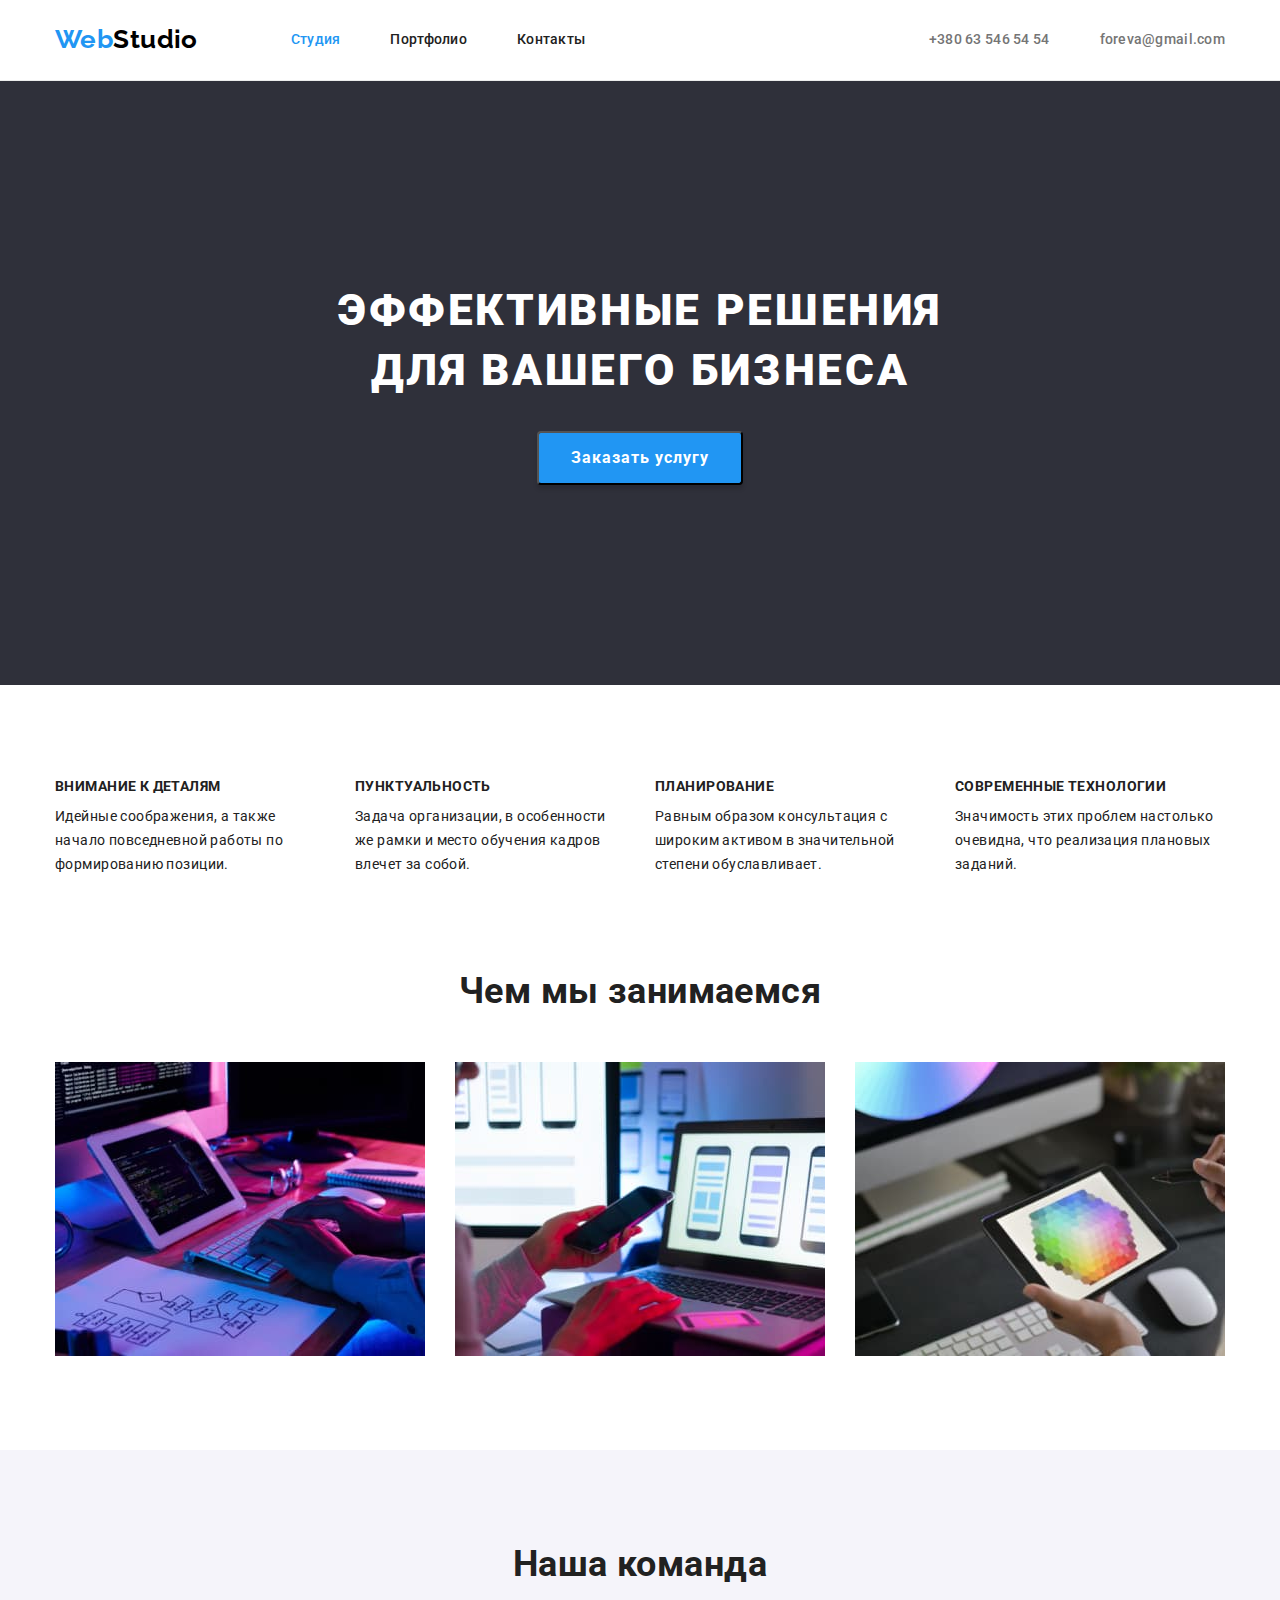
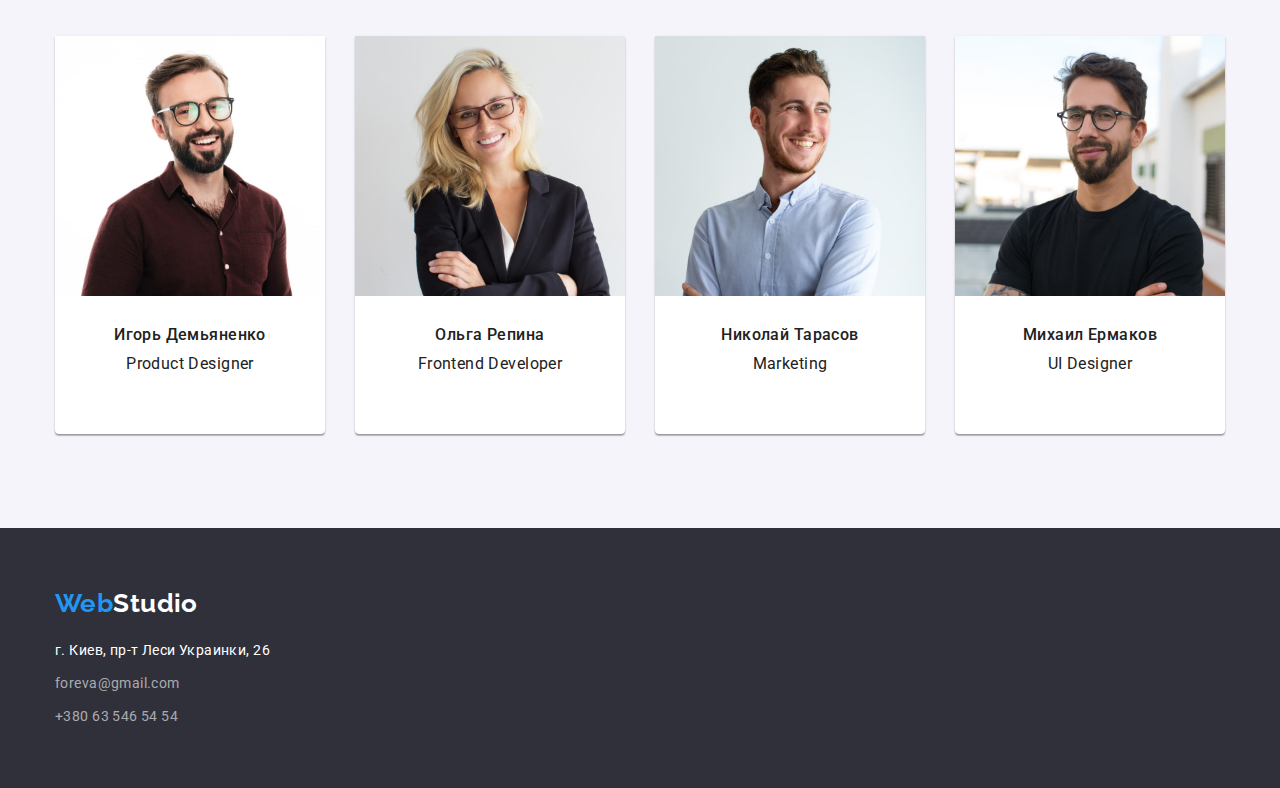
<file: index.html>
<!DOCTYPE html>
<html lang="ru">

<head>
    <meta charset="UTF-8">
    <meta http-equiv="X-UA-Compatible" content="IE=edge">
    <meta name="viewport" content="width=device-width, initial-scale=1.0">
    <title>WebStudio</title>
    <link rel="icon" href="./images/icon.png">
    <link rel="stylesheet" href="https://cdnjs.cloudflare.com/ajax/libs/modern-normalize/1.0.0/modern-normalize.min.css">
    <link rel="preconnect" href="https://fonts.gstatic.com">
    <link href="https://fonts.googleapis.com/css2?family=Raleway:wght@700&family=Roboto:wght@400;500;700;900&display=swap" rel="stylesheet">
    <link rel="stylesheet" href="css/style.css">
</head>

<body>

    <!--header -->
    <header>
        <div class="container header">
            <nav class="header-nav">
                <a href="./index.html" class="logo">
                    <span class="logo-text-one">Web</span><span class="logo-text-two">Studio</span>
                </a>
                <ul class="nav-items">
                    <li class="nav-item"><a href="./index.html" class="link current">Cтудия</a></li>
                    <li class="nav-item"><a href="./portfolio.html" class="link">Портфолио</a></li>
                    <li class="nav-item"><a href="" class="link">Контакты</a></li>
                </ul>
            </nav>
            <ul class="auth-nav">
                <li class="auth-item"><a href="tel:+380635465454" class="contact">+380 63 546 54 54</a></li>
                <li class="auth-item"><a href="mailto:foreva@gmail.com" class="contact">foreva@gmail.com</a></li>
            </ul>
        </div>
    </header>

    <main>
        <!-- section main -->
        <section class="hero">
                <h1 class="hero-title">Эффективные решения для вашего бизнеса</h1>
                <button type="button" class="hero-button">Заказать услугу</button>
        </section>

        <!-- section about -->
        <section class="about">
            <div class="container">
                <ul class="about-items">
                    <li class="about-item">
                        <h3 class="about-title">Внимание к деталям</h3>
                        <p class="about-definition">Идейные соображения, а также начало повседневной работы по
                            формированию
                            позиции.</p>
                    </li>

                    <li class="about-item">
                        <h3 class="about-title">Пунктуальность</h3>
                        <p class="about-definition">Задача организации, в особенности же рамки и место обучения кадров
                            влечет за
                            собой.</p>
                    </li>

                    <li class="about-item">
                        <h3 class="about-title">Планирование</h3>
                        <p class="about-definition">Равным образом консультация с широким активом в значительной степени
                            обуславливает.</p>
                    </li>

                    <li class="about-item">
                        <h3 class="about-title">Современные технологии</h3>
                        <p class="about-definition">Значимость этих проблем настолько очевидна, что реализация плановых
                            заданий.
                        </p>
                    </li>
                </ul>
            </div>
        </section>

        <!-- section work -->
        <section class="work">
            <div class="container">
                <h2 class="work-title">Чем мы занимаемся</h2>
                <ul class="work-items">
                    <li class="work-item"><img src="./images/work-1.jpg" width="370" alt="photo computer"></li>
                    <li class="work-item"><img src="./images/work-2.jpg" width="370" alt="photo computer"></li>
                    <li class="work-item"><img src="./images/work-3.jpg" width="370" alt="photo computer"></li>
                </ul>
            </div>
        </section>

        <!-- section team -->
        <section class="team">
            <div class="container">
                <h2 class="team-title">Наша команда</h2>
                <ul class="team-items">
                    <li class="team-item">
                        <img class="team-photo" src="./images/photomen-1.jpg" width="270" alt="фото мужчина">
                        <div class="team-subtext">
                            <h3 class="team-collaborator">Игорь Демьяненко</h3>
                            <p class="team-profession">Product Designer</p>
                        </div>

                    </li>
                    <li class="team-item">
                        <img class="team-photo" src="./images/photowomen.jpg" width="270" alt="фото женщина">
                        <div class="team-subtext">
                            <h3 class="team-collaborator">Ольга Репина</h3>
                            <p class="team-profession">Frontend Developer</p>
                        </div>
                    </li>

                    <li class="team-item">
                        <img class="team-photo" src="./images/photomen-2.jpg" width="270" alt="фото мужчина">
                        <div class="team-subtext">
                            <h3 class="team-collaborator">Николай Тарасов</h3>
                            <p class="team-profession">Marketing</p>
                        </div>

                    </li>

                    <li class="team-item">
                        <img class="team-photo" src="./images/photoman-3.jpg" width="270" alt="фото мужчина">
                        <div class="team-subtext">
                            <h3 class="team-collaborator">Михаил Ермаков</h3>
                            <p class="team-profession">UI Designer</p>
                        </div>

                    </li>
                </ul>
            </div>
        </section>
    </main>
    <!-- footer -->
    <footer class="footer">
        <div class="container">
            <a href="./index.html" class="footer-logo">
                <span class="logo-text-one">Web</span><span class="logo-text-two">Studio</span>
            </a>
            <address>
                <ul class="address-items">
                    <li class="address-item">
                        <a href="https://goo.gl/maps/HRB16LiTaG1xVT858" rel="noopener noreferrer nofollow"
                            target="_blank" class="map">
                            г. Киев, пр-т Леси Украинки, 26
                        </a>
                    </li>
                    <li class="address-item">
                        <a href="mailto:foreva@gmail.com" class="contact">foreva@gmail.com
                        </a>
                    </li>
                    <li class="address-item">
                        <a href="tel:+380635465454" class="contact">+380 63 546 54 54</a>
                    </li>
                </ul>
            </address>
        </div>
    </footer>

</body>

</html>
</file>
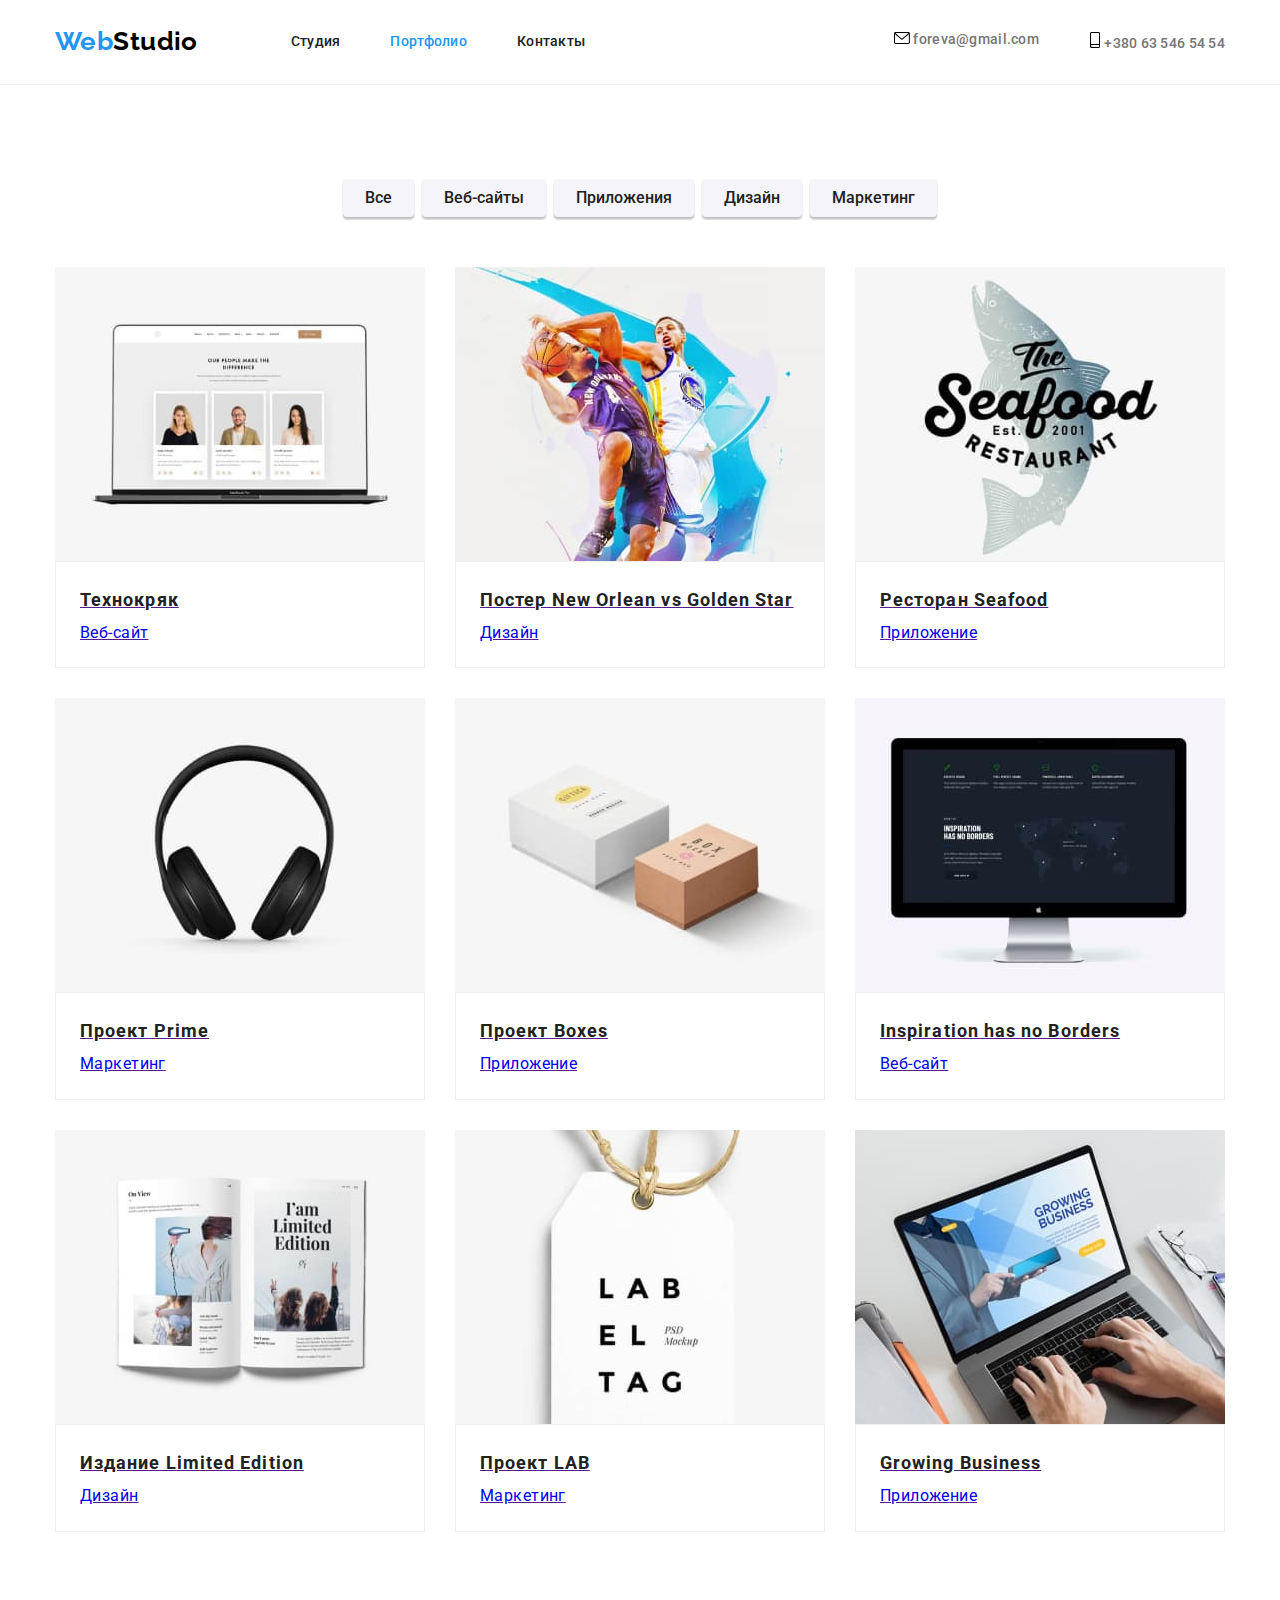
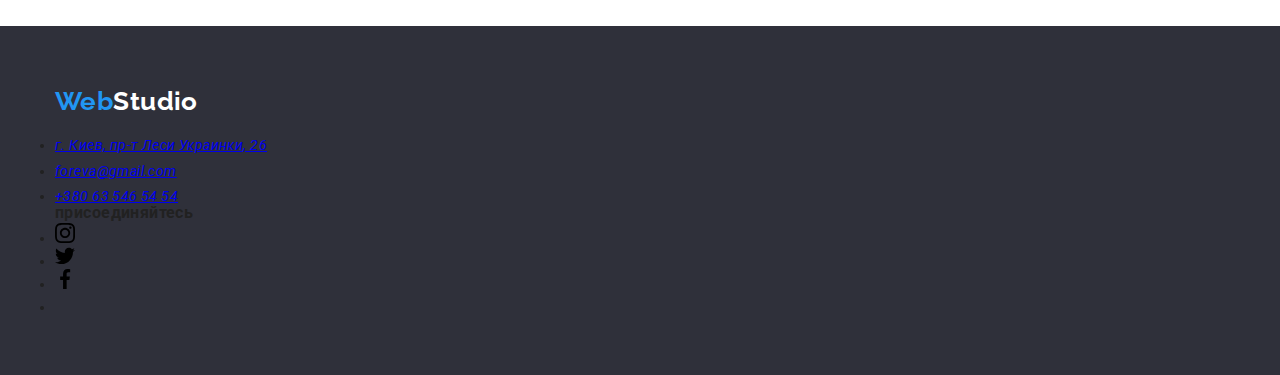
<file: portfolio.html>
<!DOCTYPE html>
<html lang="ru">

<head>
    <meta charset="UTF-8">
    <meta http-equiv="X-UA-Compatible" content="IE=edge">
    <meta name="viewport" content="width=device-width, initial-scale=1.0">
    <title>Portfolio</title>
    <link rel="stylesheet"
        href="https://cdnjs.cloudflare.com/ajax/libs/modern-normalize/1.0.0/modern-normalize.min.css">
    <link rel="icon" href="./images/icon.png">
    <link rel="preconnect" href="https://fonts.gstatic.com">
    <link
        href="https://fonts.googleapis.com/css2?family=Raleway:wght@700&family=Roboto:wght@400;500;700;900&display=swap"
        rel="stylesheet">
    <link rel="stylesheet" href="./css/style.css">
</head>

<body>

    <!--header -->
    <header>
        <div class="container header">
            <nav class="header-nav">
                <a href="./index.html" class="logo">
                    <span class="logo-text-one">Web</span><span class="logo-text-two">Studio</span>
                </a>
                <ul class="nav-items">
                    <li class="nav-item"><a href="./index.html" class="link">Cтудия</a></li>
                    <li class="nav-item"><a href="./portfolio.html" class="link current">Портфолио</a></li>
                    <li class="nav-item"><a href="" class="link">Контакты</a></li>
                </ul>
            </nav>
            <ul class="auth-nav">
                <li class="auth-item">
                    <a href="mailto:foreva@gmail.com" class="contact">
                        <div class="auth-icon">
                            <svg class="auth-item-icon" width="16px" height="12px">
                                <use href="./images/symbol-defs.svg#envelope"></use>
                            </svg>
                            foreva@gmail.com
                        </div>
                    </a>
                </li>
                <li class="auth-item">
                    <a href="tel:+380635465454" class="contact">
                        <div class="auth-icon">
                            <svg class="auth-item-icon" width="12px" height="16px">
                                <use href="./images/symbol-defs.svg#smartphone"></use>
                            </svg>
                            +380 63 546 54 54
                        </div>
                    </a>
                </li>
            </ul>
        </div>
    </header>
    <main>
        <section class="section portfolio">
            <div class="container">
                <h1 class="visually-hidden">Portfolio</h1>
                <!-- portfolio filter -->
                <ul class="filter-list">
                    <li class="filter-item">
                        <button type="button" class="filter-button">Все</button>
                    </li>
                    <li class="filter-item">
                        <button type="button" class="filter-button">Веб-сайты</button>
                    </li>
                    <li class="filter-item">
                        <button type="button" class="filter-button">Приложения</button>
                    </li>
                    <li class="filter-item">
                        <button type="button" class="filter-button">Дизайн</button>
                    </li>
                    <li class="filter-item">
                        <button type="button" class="filter-button">Маркетинг</button>
                    </li>
                </ul>
                <!-- Projects -->
                <ul class="projects-list">
                    <li class="projects-item">
                        <a href="">
                            <img src="./images/portfolio/img.jpg" width="370" alt="фото проекта">
                            <div class="aside">
                                <h2 class="project-title section-title">Технокряк</h2>
                                <p class="project-text section-text">Веб-сайт</p>
                            </div>
                        </a>
                    </li>
                    <li class="projects-item">
                        <a href="">
                            <img src="./images/portfolio/img-1.jpg" width="370" alt="фото проекта">
                            <div class="aside">
                                <h2 class="project-title section-title">Постер New Orlean vs Golden Star</h2>
                                <p class="project-text section-text">Дизайн</p>
                            </div>
                        </a>
                    </li>
                    <li class="projects-item">
                        <a href="">
                            <img src="./images/portfolio/img-2.jpg" width="370" alt="фото проекта">
                            <div class="aside">
                                <h2 class="project-title section-title">Ресторан Seafood</h2>
                                <p class="project-text section-text">Приложение</p>
                            </div>
                        </a>
                    </li>
                    <li class="projects-item">
                        <a href="">
                            <img src="./images/portfolio/img-3.jpg" width="370" alt="фото проекта">
                            <div class="aside">
                                <h2 class="project-title section-title">Проект Prime</h2>
                                <p class="project-text section-text">Маркетинг</p>
                            </div>
                        </a>
                    </li>
                    <li class="projects-item">
                        <a href="">
                            <img src="./images/portfolio/img-4.jpg" width="370" alt="фото проекта">
                            <div class="aside">
                                <h2 class="project-title section-title">Проект Boxes</h2>
                                <p class="project-text section-text">Приложение</p>
                            </div>
                        </a>
                    </li>
                    <li class="projects-item">
                        <a href="">
                            <img src="./images/portfolio/img-5.jpg" width="370" alt="фото проекта">
                            <div class="aside">
                                <h2 class="project-title section-title">Inspiration has no Borders</h2>
                                <p class="project-text section-text">Веб-сайт</p>
                            </div>
                        </a>
                    </li>
                    <li class="projects-item">
                        <a href="">
                            <img src="./images/portfolio/img-6.jpg" width="370" alt="фото проекта">
                            <div class="aside">
                                <h2 class="project-title section-title">Издание Limited Edition</h2>
                                <p class="project-text section-text">Дизайн</p>
                            </div>
                        </a>
                    </li>
                    <li class="projects-item">
                        <a href="">
                            <img src="./images/portfolio/img-7.jpg" width="370" alt="фото проекта">
                        
                            <div class="aside">
                                <h2 class="project-title section-title">Проект LAB</h2>
                                <p class="project-text section-text">Маркетинг</p>
                            </div></a>
                    </li>
                    <li class="projects-item">
                        <a href="">
                            <img src="./images/portfolio/img-8.jpg" width="370" alt="фото проекта">
                            <div class="aside">
                                <h2 class="project-title section-title">Growing Business</h2>
                                <p class="project-text section-text">Приложение</p>
                            </div>
                        </a>
                    </li>
                </ul>
            </div>

        </section>
    </main>

    <!-- footer -->
    <footer class="footer">
        <div class="container">
            <div class="footer-box">
                <div class="footer-box-info">
                    <a href="./index.html" class="footer-logo">
                        <span class="logo-text-one">Web</span><span class="logo-text-two">Studio</span>
                    </a>
                    <div class="footer-address">
                        <address>
                            <ul class="address-list">
                                <li class="address-item">
                                    <a href="https://goo.gl/maps/HRB16LiTaG1xVT858" rel="noopener noreferrer nofollow"
                                        target="_blank" class="map">
                                        г. Киев, пр-т Леси Украинки, 26
                                    </a>
                                </li>
                                <li class="address-item">
                                    <a href="mailto:foreva@gmail.com" class="contact">foreva@gmail.com
                                    </a>
                                </li>
                                <li class="address-item">
                                    <a href="tel:+380635465454" class="contact">+380 63 546 54 54</a>
                                </li>
                            </ul>
                        </address>
                    </div>
                </div>
                <div class="fotter-box-social">
                    <h3 class="footer-title section-title">присоединяйтесь</h3>
                    <ul class="footer-social-list">
                        <li class="footer-social-item">
                            <a href="https://www.instagram.com/" rel="noopener noreferrer nofollow"
                            target="_blank"  class="footer-link-icon">
                                <svg width="20" height="20">
                                    <use href="./images/symbol-defs.svg#instagram-icon"></use>
                                </svg>
                            </a>
                        </li>
                        <li class="footer-social-item">
                            <a href="https://twitter.com/" rel="noopener noreferrer nofollow"
                            target="_blank" class="footer-link-icon">
                                <svg width="20" height="20">
                                    <use href="./images/symbol-defs.svg#twitter-icon"></use>
                                </svg>
                            </a>
                        </li>
                        <li class="footer-social-item">
                            <a href="https://www.facebook.com/" rel="noopener noreferrer nofollow"
                            target="_blank" class="footer-link-icon">
                                <svg width="20" height="20">
                                    <use href="./images/symbol-defs.svg#facebook-icon"></use>
                                </svg>
                            </a>
                        </li>
                        <li class="footer-social-item">
                            <a href="https://ua.linkedin.com/" rel="noopener noreferrer nofollow"
                            target="_blank" class="footer-link-icon">
                                <svg width="20" height="20">
                                    <use href="./images/symbol-defs.svg#linkedai-icon"></use>
                                </svg>
                            </a>
                        </li>
                    </ul>
                </div>
            </div>
        </div>
    </footer>


</body>

</html>
</file>
<file: css/style.css>
/* переменные css */

:root {
  --button-hover-color: #2196f3;
  --title-nav-filter-color: #212121;
  --text-link-color: #757575;
  --dark-bg-color: #2f303a;
  --portfolio-bg-filter-color: #f5f4fa;
  --hover-focus-color: #ffffff;
  --title-footer-color: #ffffff;
}

body {
  font-family: Roboto, sans-serif;
  background-color: #ffffff;
  color: var(--title-nav-filter-color);
  font-size: 14px;
  letter-spacing: 0.03em;
}

ul,
h1,
h2,
h3,
h4,
p {
  padding: 0;
  margin: 0;
}

img {
  display: block;
  max-width: 100%;
  height: auto;
}

/* styles header */

.container {
  width: 1200px;
  margin-left: auto;
  margin-right: auto;
  padding-left: 15px;
  padding-right: 15px;
}

header {
  border-bottom: 1px solid #ececec;
}

.container.header {
  display: flex;
  align-items: center;
}

.header-nav {
  display: flex;
}

.logo {
  display: inline-block;
  text-decoration: none;
  padding-top: 24px;
  padding-bottom: 25px;
  margin-right: 93px;
}

.logo-text-one {
  color: var(--button-hover-color);
  font-family: Raleway;
  font-weight: bold;
  font-size: 26px;
  line-height: 1.2;
}

.logo-text-two {
  color: #000000;
  font-family: Raleway;
  font-weight: bold;
  font-size: 26px;
  line-height: 1.2;
}

.logo-text-two:hover,
.logo-text-two:focus {
  color: var(--button-hover-color);
}

.nav-items {
  display: flex;
  list-style: none;
  align-content: center;
}

.nav-item:not(:last-child) {
  margin-right: 50px;
}

.nav-items .link {
  display: block;
  color: var(--title-nav-filter-color);
  font-weight: 500;
  line-height: 1.14;
  letter-spacing: 0.02em;
  text-decoration: none;
  padding-top: 32px;
  padding-bottom: 32px;
}

.nav-items .link:hover,
.nav-items .link:focus {
  color: var(--button-hover-color);
}

.nav-items .link.current {
  color: var(--button-hover-color);
}

.auth-nav {
  display: flex;
  list-style: none;
  margin-left: auto;
}

.auth-item:not(:last-child) {
  margin-right: 50px;
}


.auth-nav .contact {
  display: block;
  padding-top: 32px;
  padding-bottom: 32px;
  color: var(--text-link-color);
  font-weight: 500;
  line-height: 1.14;
  letter-spacing: 0.02em;
  text-decoration: none;
}

.auth-nav .contact:hover,
.auth-nav .contact:focus {
  color: var(--button-hover-color);
}

/* section main */
.hero {
  background-color: var(--dark-bg-color);
  padding-top: 200px;
  padding-bottom: 200px;
}

.hero-title {
  color: #ffffff;
  font-weight: 900;
  font-size: 44px;
  line-height: 1.36;
  letter-spacing: 0.06em;
  text-transform: uppercase;
  text-align: center;
  max-width: 696px;
  margin-right: auto;
  margin-left: auto;
  margin-bottom: 30px;  
}

.hero-button {
  display: block;
  background-color: var(--button-hover-color);
  color: #ffffff;
  padding: 10px 32px;
  font-size: 16px;
  line-height: 1.87;
  font-weight: bold;
  letter-spacing: 0.06em;
  cursor: pointer;
  box-shadow: 0px 4px 4px rgba(0, 0, 0, 0.15);
  border-radius: 4px;
  margin-right: auto;
  margin-left: auto;
}

.hero .button:hover,
.hero .button:focus {
  background-color: #188ce8;
  color: var(--hover-focus-color);
}

/* sectiom about */

.about {
  padding: 94px 0;
}

.about-items {
  display: flex;
  list-style: none;
  margin-top: -30px; 
  margin-left: -30px;
}

.about-item {
  margin-top: 30px; 
  margin-left: 30px;
  flex-basis: calc((100% - 120px) / 4);
}


.about-title {
  color: var(--title-nav-filter-color);
  font-size: 14px;
  line-height: 1.14;
  text-transform: uppercase;
  margin-bottom: 10px;
}

.about-definition {
  color: var(--text-color);
  line-height: 1.71;
}

/* sectiom work */

.work {
  padding-bottom: 94px; 
}

.work-title {
  margin-bottom: 50px;
  color: var(--title-nav-filter-color);
  font-size: 36px;
  line-height: 1.16;
  text-align: center;
}

.work-items {
  display: flex;
  list-style: none;
  margin-top: -30px; 
  margin-left: -30px;
}

.work-item {
  margin-top: 30px; 
  margin-left: 30px;
  flex-basis: calc((100% - 90px) / 3);
}

/* sectiom team */

.team {
  background-color: #f5f4fa;
  padding-top: 94px;
  padding-bottom: 94px;
}

.team-title {
  color: var(--title-nav-filter-color);
  font-size: 36px;
  line-height: 1.16;
  text-align: center;
  margin-bottom: 50px;
}

.team-items {
  display: flex;
  list-style: none;
  margin-top: -30px; 
  margin-left: -30px;
}

.team-subtext  {
  padding-top: 30px;
  padding-bottom: 30px;
}

.team-item {
  background-color: #ffffff;
  text-align: center;
  box-shadow: 0px 1px 3px rgba(0, 0, 0, 0.12), 0px 1px 1px rgba(0, 0, 0, 0.14),
    0px 2px 1px rgba(0, 0, 0, 0.2);
  border-radius: 0px 0px 4px 4px;
  margin-top: 30px; 
  margin-left: 30px;
  flex-basis: calc((100% - 120px) / 4);
}


.team-collaborator {
  color: var(--title-nav-filter-color);
  font-weight: 500;
  font-size: 16px;
  line-height: 1.18;
  margin-bottom: 10px;
}

.team-profession {
  color: var(--text-color);
  font-size: 16px;
  line-height: 1.18;
  padding-bottom: 30px;
}

/* sectiom footer */

.footer {
  background-color: var(--dark-bg-color);
  padding: 60px 0;
}

.footer-logo {
  display: inline-block;
  text-decoration: none;
  margin-bottom: 20px;
}

.footer .logo-text-two {
  color: var(--title-footer-color);
}

.footer .logo-text-two:hover,
.footer .logo-text-two:focus {
  color: var(--button-hover-color);
}

.address-items {
  display: inline-block;
  list-style: none;
}

.address-item:not(:last-child) {
  margin-bottom: 9px;
}


.address-items .map {
  color: var(--title-footer-color);
  font-style: normal;
  line-height: 1.7;
  text-decoration: none;
}

.address-items .contact {
  color: rgba(255, 255, 255, 0.6);
  font-style: normal;
  line-height: 1.7;
  text-decoration: none;
}

/* Page portfolio */

/*  filter-menu */

.visually-hidden {
  position: absolute !important;
  clip: rect(1px 1px 1px 1px);
  clip: rect(1px, 1px, 1px, 1px);
  padding: 0 !important;
  border: 0 !important;
  height: 1px !important;
  width: 1px !important;
  overflow: hidden;
}

.portfolio {
  padding-top: 94px;
  padding-bottom: 94px;
}

.filter-list {
  display: flex;
  justify-content: center;
  list-style: none;
  margin-bottom: 50px;
}

.filter-item:not(:last-child) {
  margin-right: 8px;
  text-align: center;
  
}

.filter-button {
  background-color: var(--portfolio-bg-filter-color);
  color: var(--title-nav-filter-color);
  font-size: 16px;
  line-height: 1.6;
  font-weight: 500;
  border-radius: 4px;
  border: none;
  cursor: pointer;
  padding: 6px 22px;
  box-shadow: 0px 3px 1px rgba(0, 0, 0, 0.1), 0px 1px 2px rgba(0, 0, 0, 0.08), 0px 2px 2px rgba(0, 0, 0, 0.12);
  border-radius: 4px;
}

.filter-button:hover,
.filter-button:focus {
  background-color: var(--button-hover-color);
  color: var(--hover-focus-color);
  border-radius: 5px;
}

/* project */

.projects-list {
  display: flex;
  flex-wrap: wrap;
  list-style: none;
  margin-top: -30px; 
  margin-left: -30px;
}

.projects-item {
  margin-top: 30px; 
  margin-left: 30px;
  flex-basis: calc((100% - 90px) / 3);
}

.aside {
  padding: 20px 24px;
  border: 1px solid #eeeeee;
} 

.project-title {
  color: var(--title-nav-filter-color);
  font-size: 18px;
  line-height: 2;
  letter-spacing: 0.06em;
}

.project-text {
  color: var(--text-color);
  font-size: 16px;
  line-height: 1.87;
}
</file>
